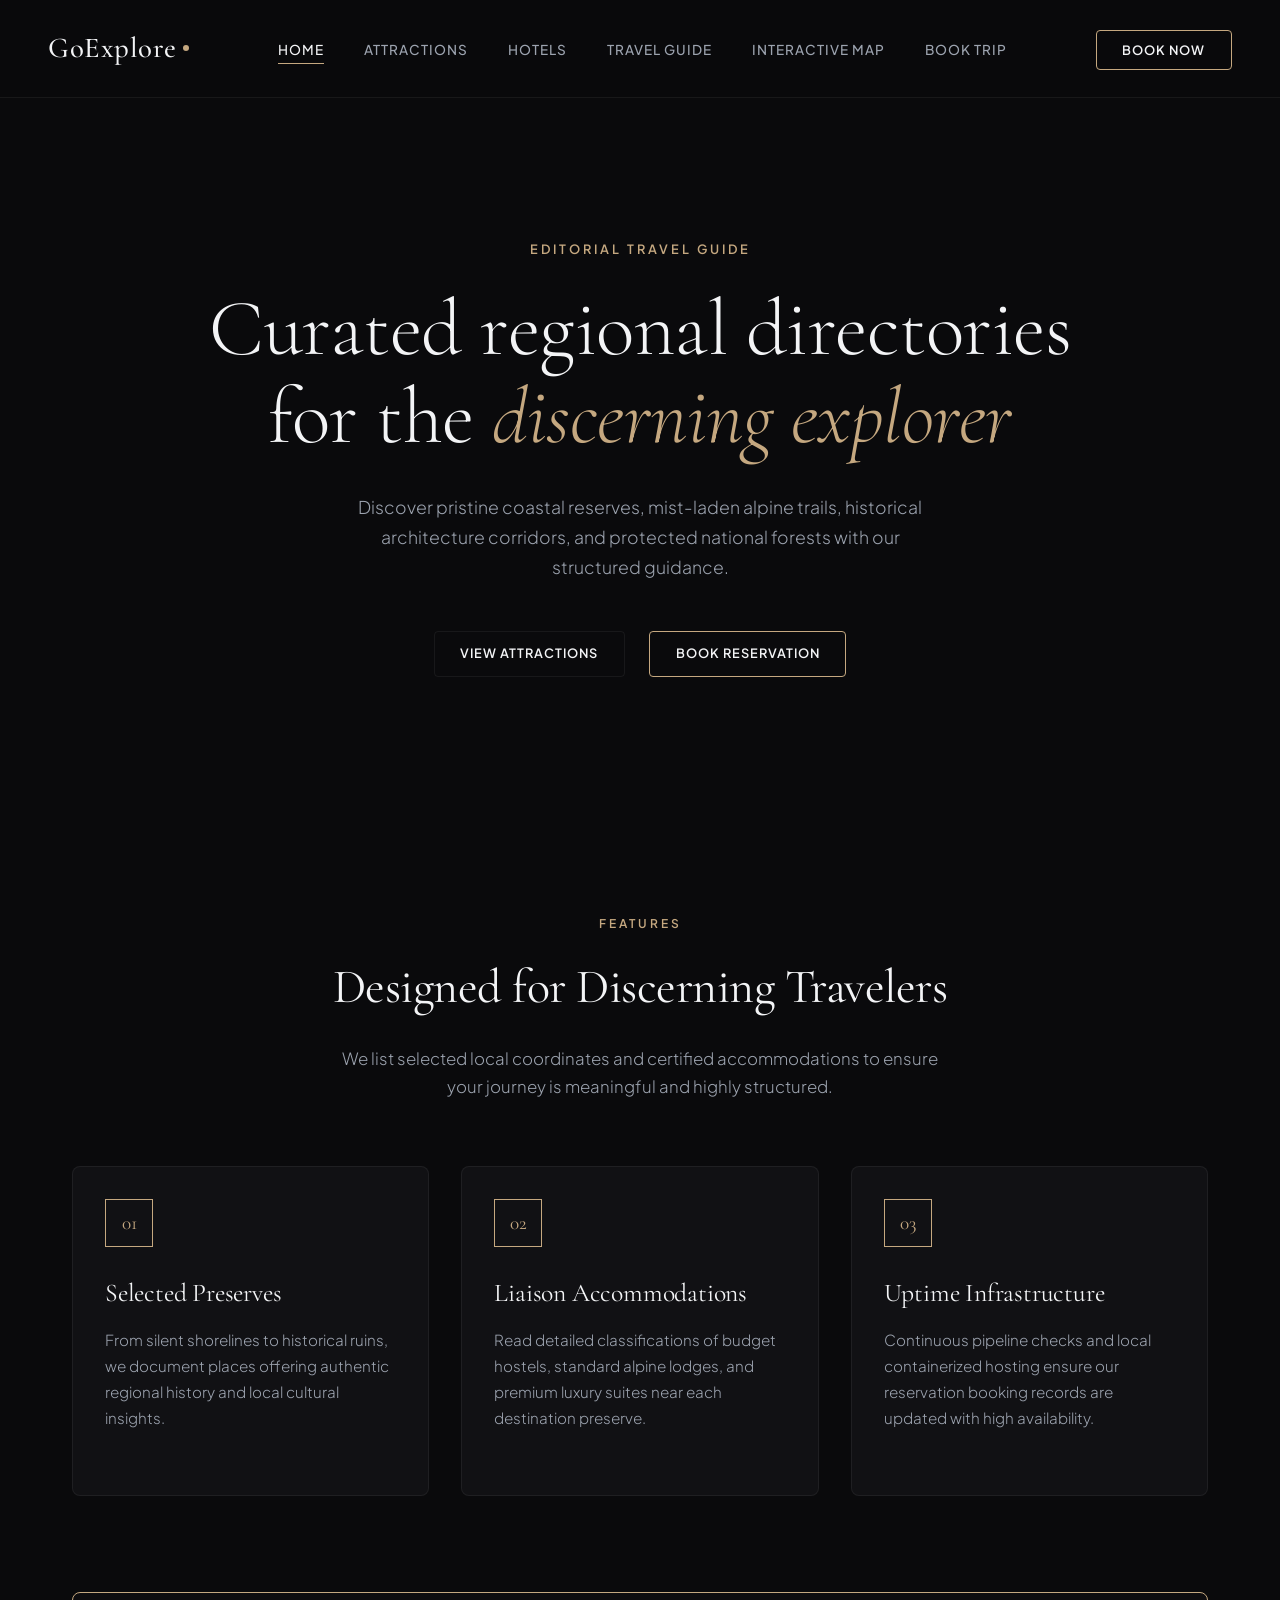
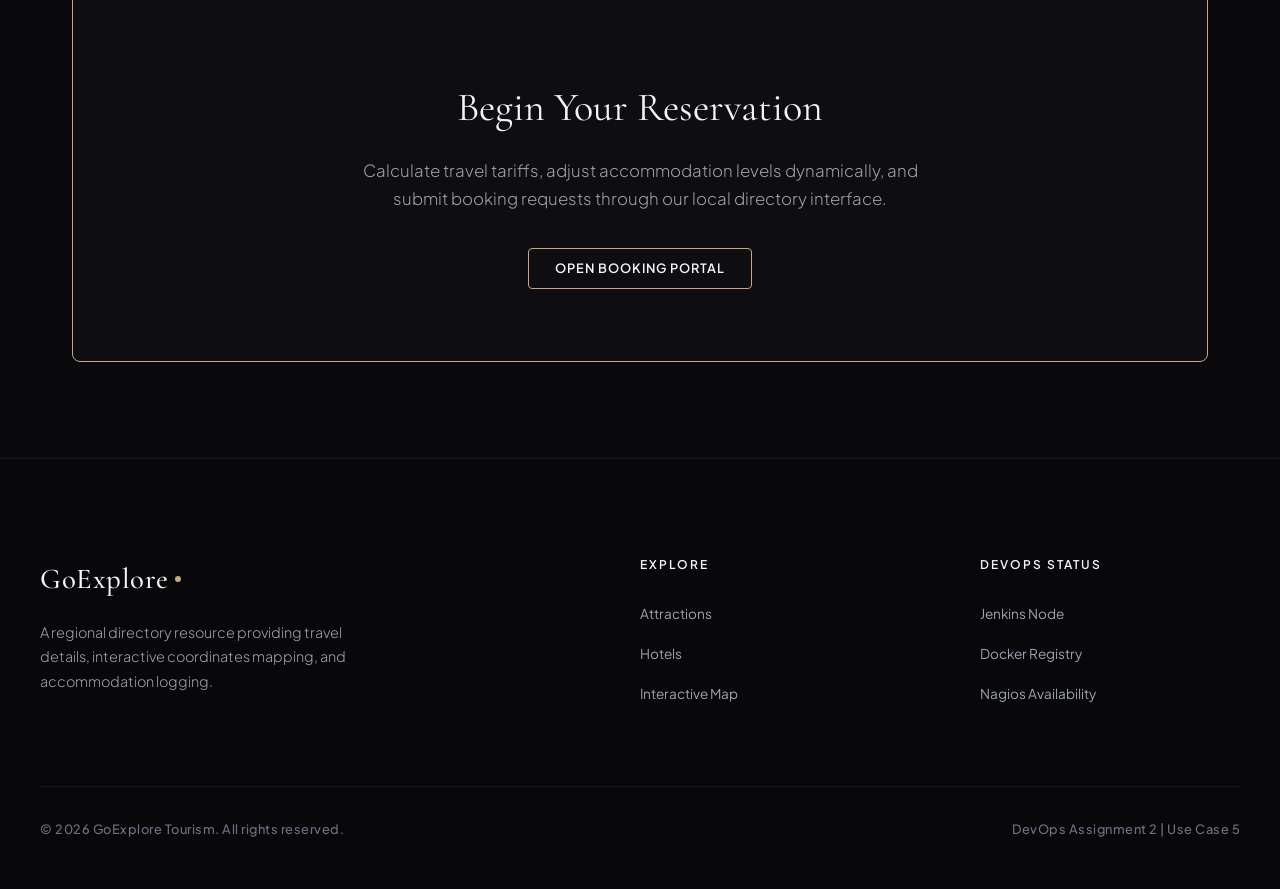
<file: public/index.html>
<!DOCTYPE html>
<html lang="en">
<head>
  <meta charset="UTF-8">
  <meta name="viewport" content="width=device-width, initial-scale=1.0">
  <title>GoExplore - Travel Preserves & Lodging Directory</title>
  <meta name="description" content="Explore state attractions, premium hotels, maps, and book your next vacation seamlessly.">
  <link rel="stylesheet" href="css/style.css">
</head>
<body>

  <!-- Header Section -->
  <header>
    <a href="index.html" class="logo">
      GoExplore <span class="logo-dot"></span>
    </a>
    <nav>
      <ul>
        <li><a href="index.html" class="active">Home</a></li>
        <li><a href="attractions.html">Attractions</a></li>
        <li><a href="hotels.html">Hotels</a></li>
        <li><a href="guide.html">Travel Guide</a></li>
        <li><a href="map.html">Interactive Map</a></li>
        <li><a href="booking.html">Book Trip</a></li>
      </ul>
    </nav>
    <div class="nav-actions">
      <a href="booking.html" class="btn-book">Book Now</a>
    </div>
  </header>

  <!-- Hero Section -->
  <section class="hero">
    <div class="hero-subtitle">Editorial Travel Guide</div>
    <h1>Curated regional directories for the <span>discerning explorer</span></h1>
    <p>Discover pristine coastal reserves, mist-laden alpine trails, historical architecture corridors, and protected national forests with our structured guidance.</p>
    <div class="hero-actions">
      <a href="attractions.html" class="btn-book" style="border-color: var(--border-light); color: var(--text-main);">View Attractions</a>
      <a href="booking.html" class="btn-book">Book Reservation</a>
    </div>
  </section>

  <!-- Highlight Grid -->
  <section class="container">
    <div class="section-label">Features</div>
    <h2 class="section-title">Designed for Discerning Travelers</h2>
    <p class="section-subtitle">We list selected local coordinates and certified accommodations to ensure your journey is meaningful and highly structured.</p>
    
    <div class="grid-3">
      <div class="card">
        <div class="card-content">
          <div class="card-icon-container">01</div>
          <h3>Selected Preserves</h3>
          <p>From silent shorelines to historical ruins, we document places offering authentic regional history and local cultural insights.</p>
        </div>
      </div>
      <div class="card">
        <div class="card-content">
          <div class="card-icon-container">02</div>
          <h3>Liaison Accommodations</h3>
          <p>Read detailed classifications of budget hostels, standard alpine lodges, and premium luxury suites near each destination preserve.</p>
        </div>
      </div>
      <div class="card">
        <div class="card-content">
          <div class="card-icon-container">03</div>
          <h3>Uptime Infrastructure</h3>
          <p>Continuous pipeline checks and local containerized hosting ensure our reservation booking records are updated with high availability.</p>
        </div>
      </div>
    </div>
  </section>

  <!-- Call to Action Section -->
  <section class="container" style="padding-top: 0;">
    <div style="border: 1px solid var(--accent-gold); border-radius: var(--radius-md); background: rgba(197, 168, 128, 0.02); text-align: center; padding: 5rem 2rem;">
      <h2 style="font-family: var(--font-serif); font-size: 2.5rem; font-weight: 400; margin-bottom: 1rem;">Begin Your Reservation</h2>
      <p style="color: var(--text-muted); max-width: 600px; margin: 0 auto 2.5rem auto; font-weight: 300; font-size: 1.05rem;">Calculate travel tariffs, adjust accommodation levels dynamically, and submit booking requests through our local directory interface.</p>
      <a href="booking.html" class="btn-book">Open Booking Portal</a>
    </div>
  </section>

  <!-- Footer -->
  <footer>
    <div class="footer-content">
      <div class="footer-brand">
        <a href="index.html" class="logo">GoExplore <span class="logo-dot"></span></a>
        <p>A regional directory resource providing travel details, interactive coordinates mapping, and accommodation logging.</p>
      </div>
      <div class="footer-links">
        <h4>Explore</h4>
        <ul>
          <li><a href="attractions.html">Attractions</a></li>
          <li><a href="hotels.html">Hotels</a></li>
          <li><a href="map.html">Interactive Map</a></li>
        </ul>
      </div>
      <div class="footer-links">
        <h4>DevOps Status</h4>
        <ul>
          <li><a href="#">Jenkins Node</a></li>
          <li><a href="#">Docker Registry</a></li>
          <li><a href="#">Nagios Availability</a></li>
        </ul>
      </div>
    </div>
    <div class="footer-bottom">
      <p>&copy; 2026 GoExplore Tourism. All rights reserved.</p>
      <p>DevOps Assignment 2 | Use Case 5</p>
    </div>
  </footer>

  <script src="js/main.js"></script>
</body>
</html>
</file>
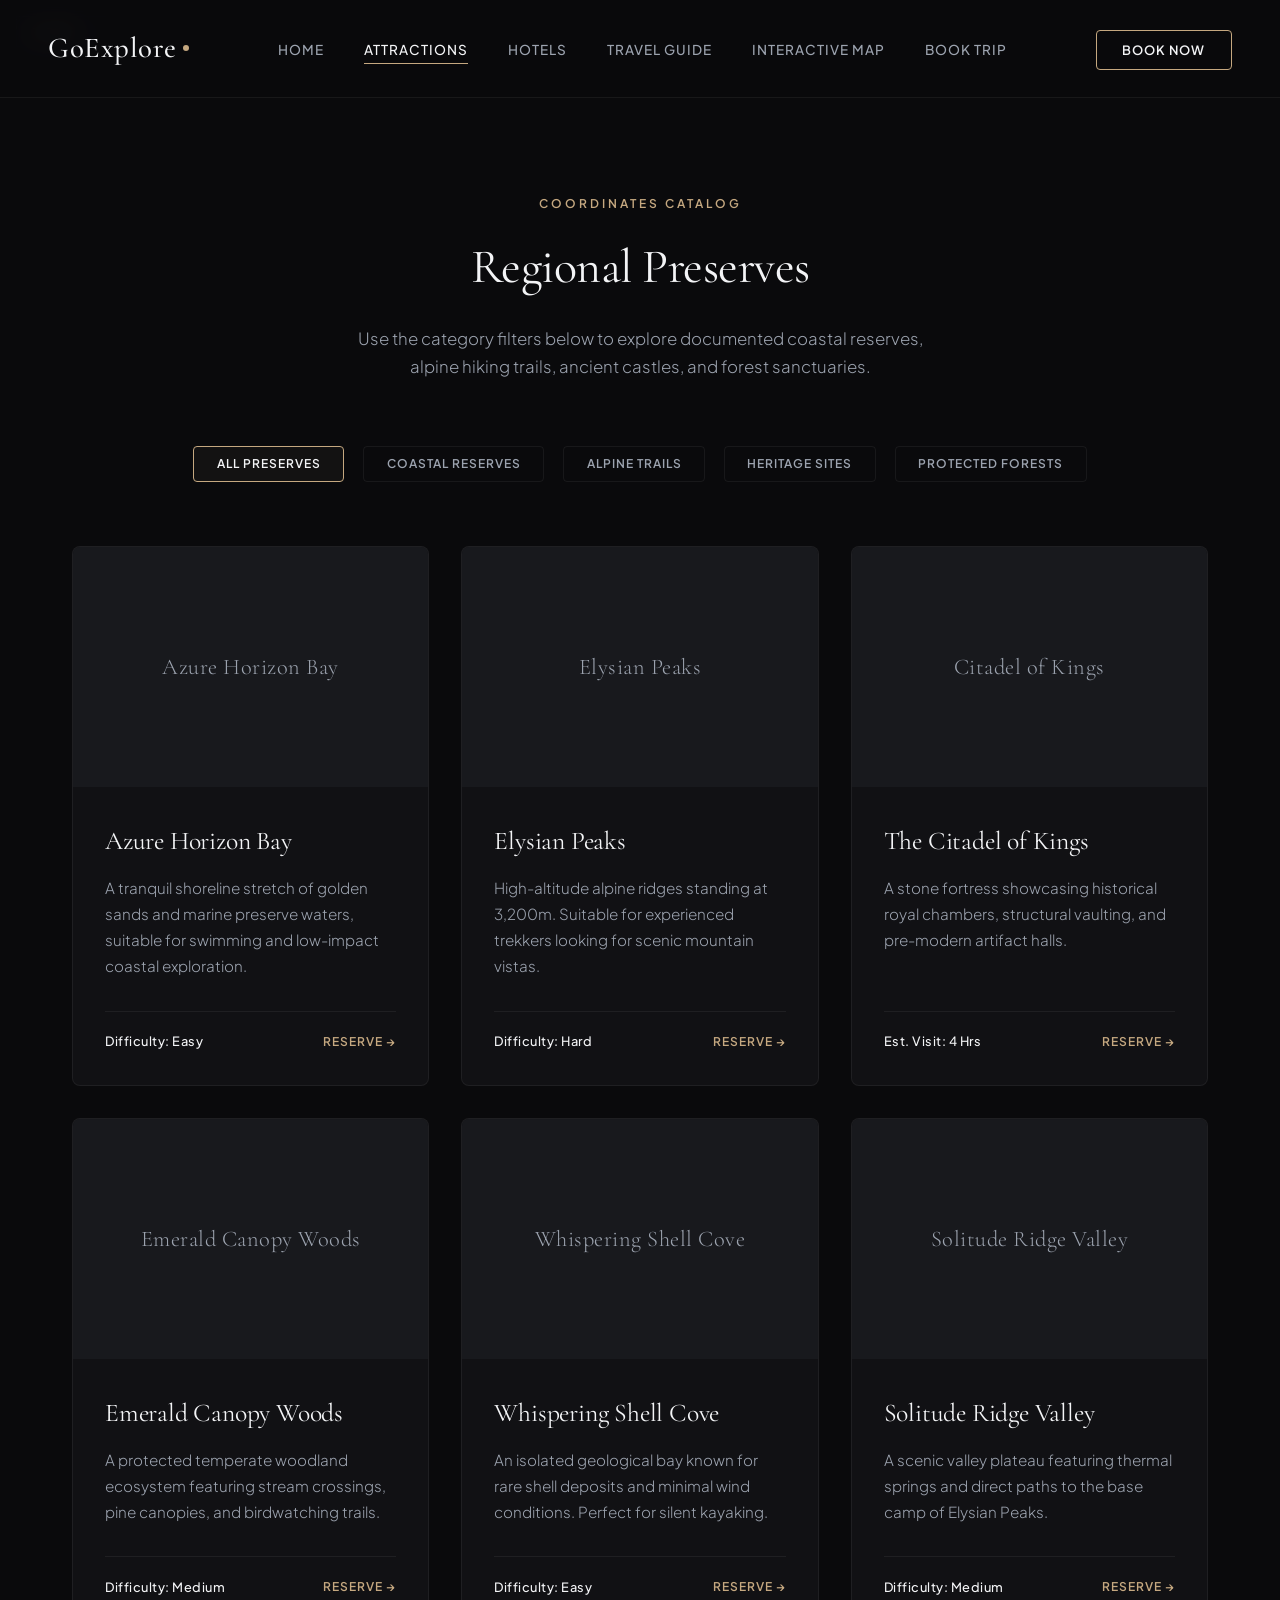
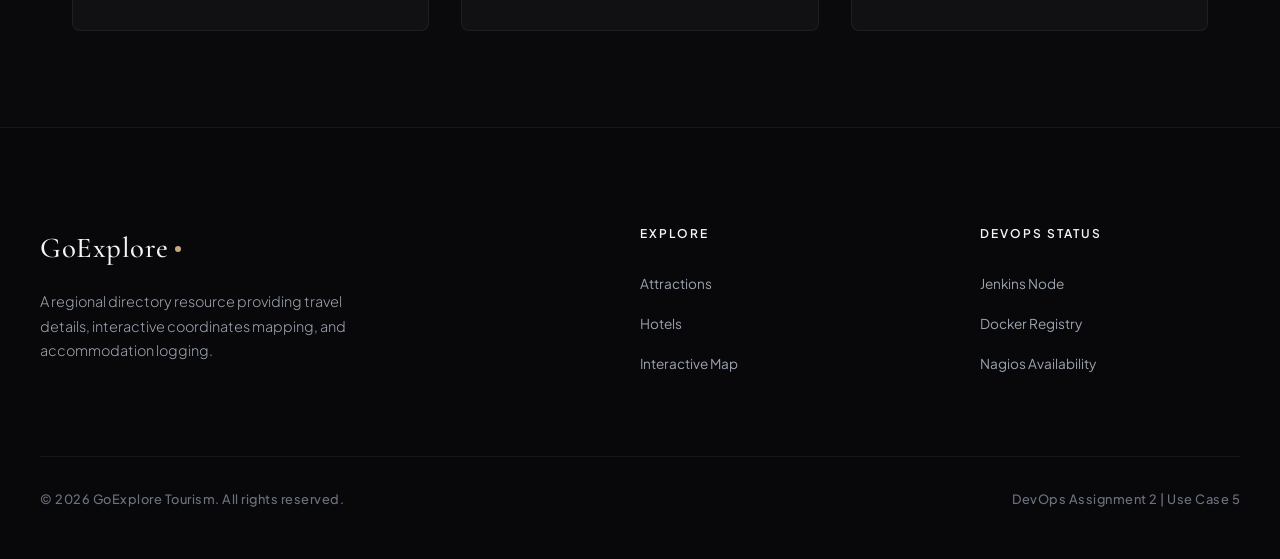
<file: public/attractions.html>
<!DOCTYPE html>
<html lang="en">
<head>
  <meta charset="UTF-8">
  <meta name="viewport" content="width=device-width, initial-scale=1.0">
  <title>Attractions Directory - GoExplore</title>
  <link rel="stylesheet" href="css/style.css">
</head>
<body>

  <header>
    <a href="index.html" class="logo">
      GoExplore <span class="logo-dot"></span>
    </a>
    <nav>
      <ul>
        <li><a href="index.html">Home</a></li>
        <li><a href="attractions.html" class="active">Attractions</a></li>
        <li><a href="hotels.html">Hotels</a></li>
        <li><a href="guide.html">Travel Guide</a></li>
        <li><a href="map.html">Interactive Map</a></li>
        <li><a href="booking.html">Book Trip</a></li>
      </ul>
    </nav>
    <div class="nav-actions">
      <a href="booking.html" class="btn-book">Book Now</a>
    </div>
  </header>

  <section class="container">
    <div class="section-label">Coordinates Catalog</div>
    <h2 class="section-title">Regional Preserves</h2>
    <p class="section-subtitle">Use the category filters below to explore documented coastal reserves, alpine hiking trails, ancient castles, and forest sanctuaries.</p>
    
    <!-- Filter Controls -->
    <div class="filter-bar">
      <button class="filter-btn active" data-filter="all">All Preserves</button>
      <button class="filter-btn" data-filter="coastal">Coastal Reserves</button>
      <button class="filter-btn" data-filter="mountain">Alpine Trails</button>
      <button class="filter-btn" data-filter="heritage">Heritage Sites</button>
      <button class="filter-btn" data-filter="forest">Protected Forests</button>
    </div>

    <!-- Attractions Grid -->
    <div class="grid-3">
      <!-- Card 1 (Coastal) -->
      <div class="card" data-category="coastal">
        <div class="card-img-placeholder">Azure Horizon Bay</div>
        <span class="card-tag">Coastal</span>
        <div class="card-content">
          <h3>Azure Horizon Bay</h3>
          <p>A tranquil shoreline stretch of golden sands and marine preserve waters, suitable for swimming and low-impact coastal exploration.</p>
          <div class="card-footer">
            <span>Difficulty: Easy</span>
            <a href="booking.html?dest=coastal" class="card-link">Reserve &rarr;</a>
          </div>
        </div>
      </div>

      <!-- Card 2 (Mountain) -->
      <div class="card" data-category="mountain">
        <div class="card-img-placeholder">Elysian Peaks</div>
        <span class="card-tag">Alpine</span>
        <div class="card-content">
          <h3>Elysian Peaks</h3>
          <p>High-altitude alpine ridges standing at 3,200m. Suitable for experienced trekkers looking for scenic mountain vistas.</p>
          <div class="card-footer">
            <span>Difficulty: Hard</span>
            <a href="booking.html?dest=mountain" class="card-link">Reserve &rarr;</a>
          </div>
        </div>
      </div>

      <!-- Card 3 (Heritage) -->
      <div class="card" data-category="heritage">
        <div class="card-img-placeholder">Citadel of Kings</div>
        <span class="card-tag">Heritage</span>
        <div class="card-content">
          <h3>The Citadel of Kings</h3>
          <p>A stone fortress showcasing historical royal chambers, structural vaulting, and pre-modern artifact halls.</p>
          <div class="card-footer">
            <span>Est. Visit: 4 Hrs</span>
            <a href="booking.html?dest=heritage" class="card-link">Reserve &rarr;</a>
          </div>
        </div>
      </div>

      <!-- Card 4 (Forest) -->
      <div class="card" data-category="forest">
        <div class="card-img-placeholder">Emerald Canopy Woods</div>
        <span class="card-tag">Forest</span>
        <div class="card-content">
          <h3>Emerald Canopy Woods</h3>
          <p>A protected temperate woodland ecosystem featuring stream crossings, pine canopies, and birdwatching trails.</p>
          <div class="card-footer">
            <span>Difficulty: Medium</span>
            <a href="booking.html?dest=forest" class="card-link">Reserve &rarr;</a>
          </div>
        </div>
      </div>

      <!-- Card 5 (Coastal) -->
      <div class="card" data-category="coastal">
        <div class="card-img-placeholder">Whispering Shell Cove</div>
        <span class="card-tag">Coastal</span>
        <div class="card-content">
          <h3>Whispering Shell Cove</h3>
          <p>An isolated geological bay known for rare shell deposits and minimal wind conditions. Perfect for silent kayaking.</p>
          <div class="card-footer">
            <span>Difficulty: Easy</span>
            <a href="booking.html?dest=coastal" class="card-link">Reserve &rarr;</a>
          </div>
        </div>
      </div>

      <!-- Card 6 (Mountain) -->
      <div class="card" data-category="mountain">
        <div class="card-img-placeholder">Solitude Ridge Valley</div>
        <span class="card-tag">Alpine</span>
        <div class="card-content">
          <h3>Solitude Ridge Valley</h3>
          <p>A scenic valley plateau featuring thermal springs and direct paths to the base camp of Elysian Peaks.</p>
          <div class="card-footer">
            <span>Difficulty: Medium</span>
            <a href="booking.html?dest=mountain" class="card-link">Reserve &rarr;</a>
          </div>
        </div>
      </div>
    </div>
  </section>

  <footer>
    <div class="footer-content">
      <div class="footer-brand">
        <a href="index.html" class="logo">GoExplore <span class="logo-dot"></span></a>
        <p>A regional directory resource providing travel details, interactive coordinates mapping, and accommodation logging.</p>
      </div>
      <div class="footer-links">
        <h4>Explore</h4>
        <ul>
          <li><a href="attractions.html">Attractions</a></li>
          <li><a href="hotels.html">Hotels</a></li>
          <li><a href="map.html">Interactive Map</a></li>
        </ul>
      </div>
      <div class="footer-links">
        <h4>DevOps Status</h4>
        <ul>
          <li><a href="#">Jenkins Node</a></li>
          <li><a href="#">Docker Registry</a></li>
          <li><a href="#">Nagios Availability</a></li>
        </ul>
      </div>
    </div>
    <div class="footer-bottom">
      <p>&copy; 2026 GoExplore Tourism. All rights reserved.</p>
      <p>DevOps Assignment 2 | Use Case 5</p>
    </div>
  </footer>

  <script src="js/main.js"></script>
</body>
</html>
</file>
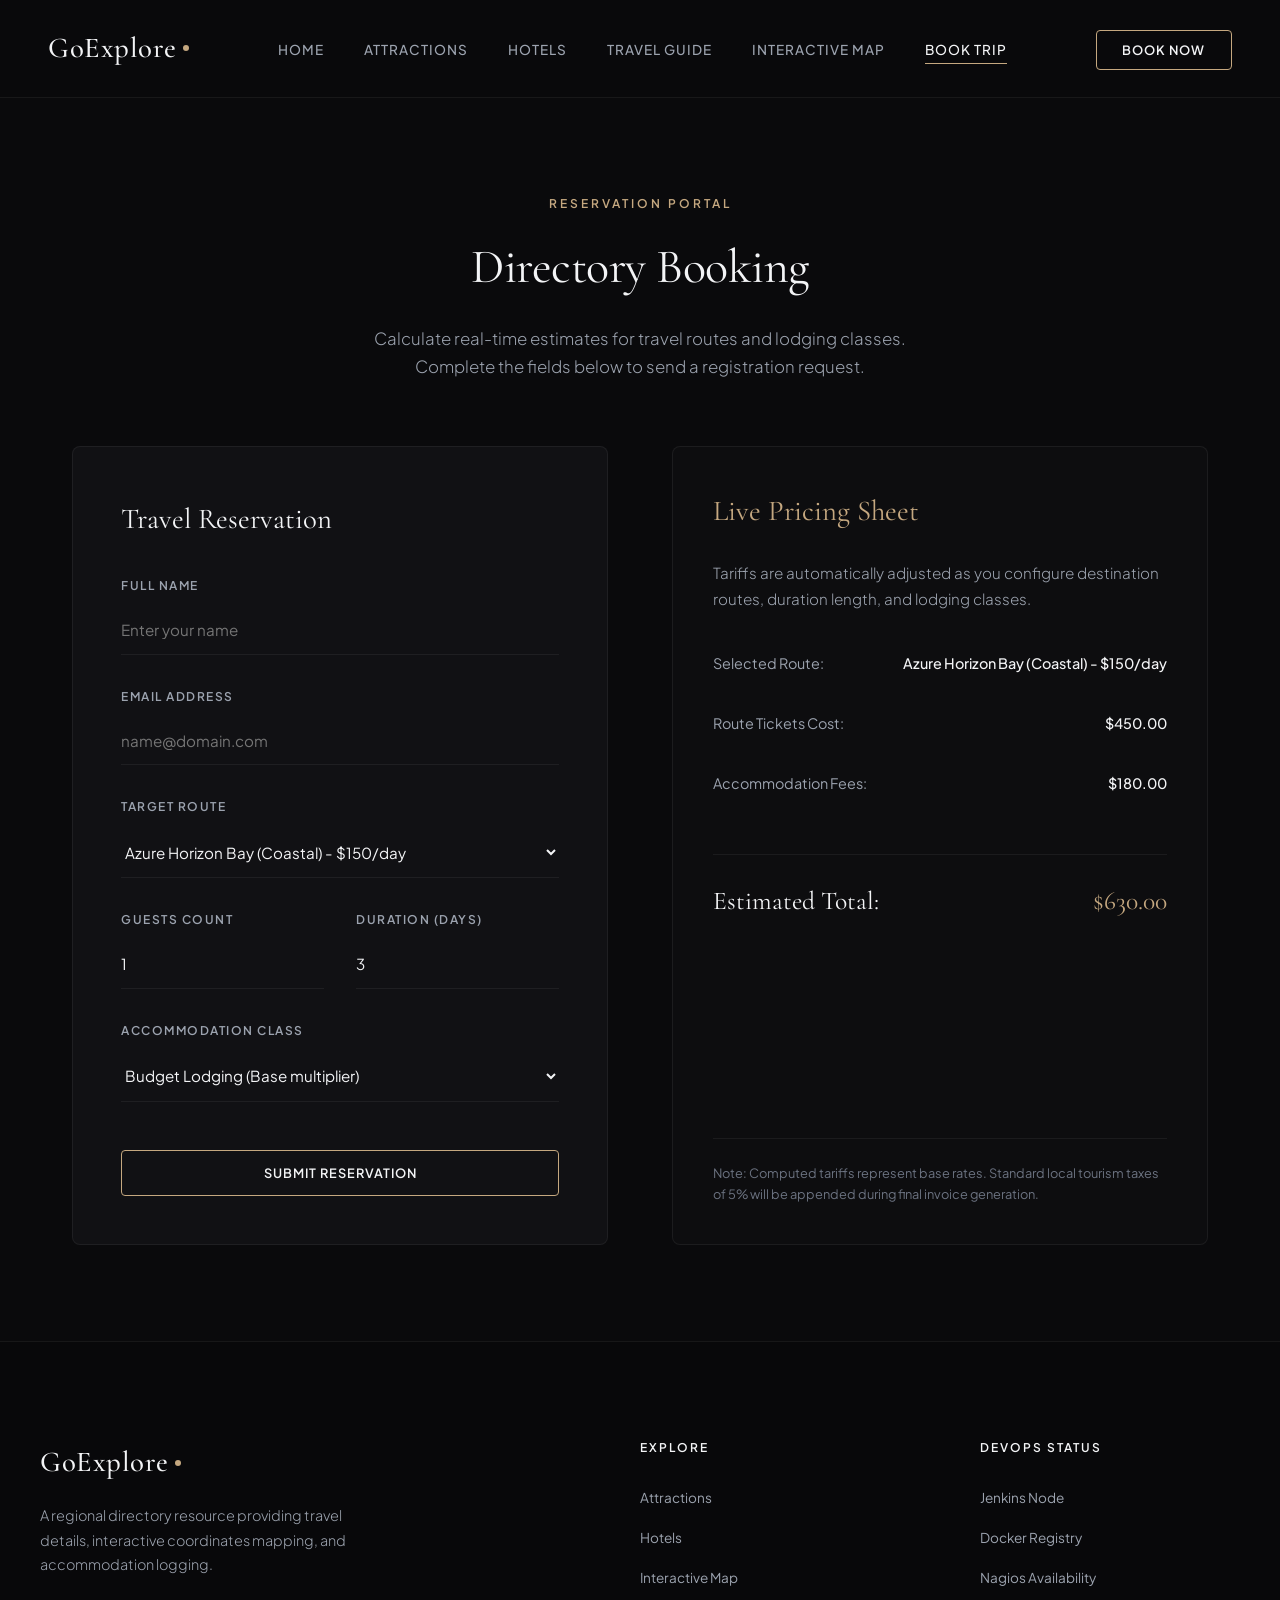
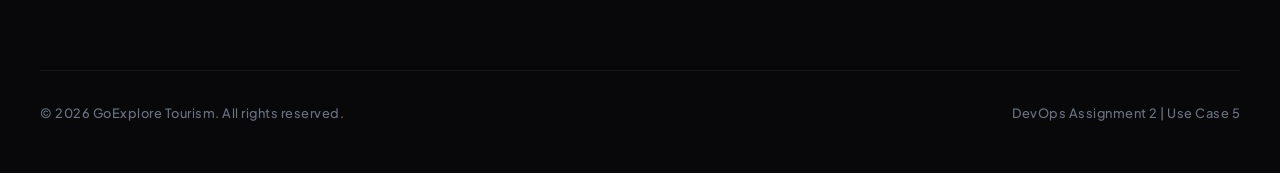
<file: public/booking.html>
<!DOCTYPE html>
<html lang="en">
<head>
  <meta charset="UTF-8">
  <meta name="viewport" content="width=device-width, initial-scale=1.0">
  <title>Book Your Tour - GoExplore</title>
  <link rel="stylesheet" href="css/style.css">
</head>
<body>

  <header>
    <a href="index.html" class="logo">
      GoExplore <span class="logo-dot"></span>
    </a>
    <nav>
      <ul>
        <li><a href="index.html">Home</a></li>
        <li><a href="attractions.html">Attractions</a></li>
        <li><a href="hotels.html">Hotels</a></li>
        <li><a href="guide.html">Travel Guide</a></li>
        <li><a href="map.html">Interactive Map</a></li>
        <li><a href="booking.html" class="active">Book Trip</a></li>
      </ul>
    </nav>
    <div class="nav-actions">
      <a href="booking.html" class="btn-book">Book Now</a>
    </div>
  </header>

  <section class="container">
    <div class="section-label">Reservation Portal</div>
    <h2 class="section-title">Directory Booking</h2>
    <p class="section-subtitle">Calculate real-time estimates for travel routes and lodging classes. Complete the fields below to send a registration request.</p>

    <!-- Success Alert (Clean notification, no emoji) -->
    <div id="bookingSuccess" class="form-panel" style="display: none; border-color: var(--accent-gold); background: rgba(197, 168, 128, 0.05); margin-bottom: 3rem; text-align: center;">
      <h3 style="font-family: var(--font-serif); font-size: 1.8rem; font-weight: 400; color: var(--accent-gold); margin-bottom: 0.5rem;">Booking Request Submitted</h3>
      <p style="color: var(--text-main); font-size: 0.95rem; font-weight: 300;">Your travel reservation record has been saved. The local containerized database has updated successfully.</p>
    </div>

    <div class="grid-2">
      <!-- Left Column: Form -->
      <div class="form-panel">
        <h3 style="font-family: var(--font-serif); font-size: 1.8rem; font-weight: 400; margin-bottom: 2rem;">Travel Reservation</h3>
        
        <form id="bookingForm">
          <div class="form-group">
            <label for="fullName">Full Name</label>
            <input type="text" id="fullName" placeholder="Enter your name" required>
          </div>
          
          <div class="form-group">
            <label for="email">Email Address</label>
            <input type="email" id="email" placeholder="name@domain.com" required>
          </div>

          <div class="form-group">
            <label for="destination">Target Route</label>
            <select id="destination" required>
              <option value="coastal">Azure Horizon Bay (Coastal) - $150/day</option>
              <option value="mountain">Elysian Peaks (Alpine) - $200/day</option>
              <option value="heritage">Citadel of Kings (Heritage) - $180/day</option>
              <option value="forest">Emerald Canopy Woods (Forest) - $220/day</option>
            </select>
          </div>

          <div style="display: grid; grid-template-columns: 1fr 1fr; gap: 2rem;">
            <div class="form-group">
              <label for="guests">Guests Count</label>
              <input type="number" id="guests" min="1" max="10" value="1" required>
            </div>
            
            <div class="form-group">
              <label for="duration">Duration (Days)</label>
              <input type="number" id="duration" min="1" max="30" value="3" required>
            </div>
          </div>

          <div class="form-group">
            <label for="hotelClass">Accommodation Class</label>
            <select id="hotelClass" required>
              <option value="budget">Budget Lodging (Base multiplier)</option>
              <option value="standard">Standard Class (1.5x multiplier)</option>
              <option value="luxury">Luxury Suites (2.5x multiplier)</option>
            </select>
          </div>

          <button type="submit" class="btn-book" style="width: 100%; margin-top: 1rem; padding: 0.9rem;">Submit Reservation</button>
        </form>
      </div>

      <!-- Right Column: Live Price Calculator Summary -->
      <div class="booking-summary" style="display: flex; flex-direction: column; justify-content: space-between; min-height: 500px;">
        <div>
          <h3 style="font-family: var(--font-serif); font-size: 1.8rem; font-weight: 400; margin-bottom: 1.5rem; color: var(--accent-gold);">Live Pricing Sheet</h3>
          <p style="color: var(--text-muted); font-size: 0.95rem; font-weight: 300; margin-bottom: 2.5rem;">Tariffs are automatically adjusted as you configure destination routes, duration length, and lodging classes.</p>

          <div style="display: flex; flex-direction: column; gap: 1rem;">
            <div class="summary-row">
              <span>Selected Route:</span>
              <span id="sumDest" style="font-weight: 500; color: var(--text-main);">--</span>
            </div>
            <div class="summary-row">
              <span>Route Tickets Cost:</span>
              <span id="sumBase" style="font-weight: 500; color: var(--text-main);">$0.00</span>
            </div>
            <div class="summary-row">
              <span>Accommodation Fees:</span>
              <span id="sumHotel" style="font-weight: 500; color: var(--text-main);">$0.00</span>
            </div>
            <div class="summary-row total">
              <span>Estimated Total:</span>
              <span id="sumTotal">$0.00</span>
            </div>
          </div>
        </div>

        <div style="border-top: 1px solid var(--border-light); padding-top: 1.5rem; margin-top: 2.5rem; font-size: 0.8rem; color: var(--text-dark); line-height: 1.6;">
          <p>Note: Computed tariffs represent base rates. Standard local tourism taxes of 5% will be appended during final invoice generation.</p>
        </div>
      </div>
    </div>
  </section>

  <footer>
    <div class="footer-content">
      <div class="footer-brand">
        <a href="index.html" class="logo">GoExplore <span class="logo-dot"></span></a>
        <p>A regional directory resource providing travel details, interactive coordinates mapping, and accommodation logging.</p>
      </div>
      <div class="footer-links">
        <h4>Explore</h4>
        <ul>
          <li><a href="attractions.html">Attractions</a></li>
          <li><a href="hotels.html">Hotels</a></li>
          <li><a href="map.html">Interactive Map</a></li>
        </ul>
      </div>
      <div class="footer-links">
        <h4>DevOps Status</h4>
        <ul>
          <li><a href="#">Jenkins Node</a></li>
          <li><a href="#">Docker Registry</a></li>
          <li><a href="#">Nagios Availability</a></li>
        </ul>
      </div>
    </div>
    <div class="footer-bottom">
      <p>&copy; 2026 GoExplore Tourism. All rights reserved.</p>
      <p>DevOps Assignment 2 | Use Case 5</p>
    </div>
  </footer>

  <script src="js/main.js"></script>
</body>
</html>
</file>
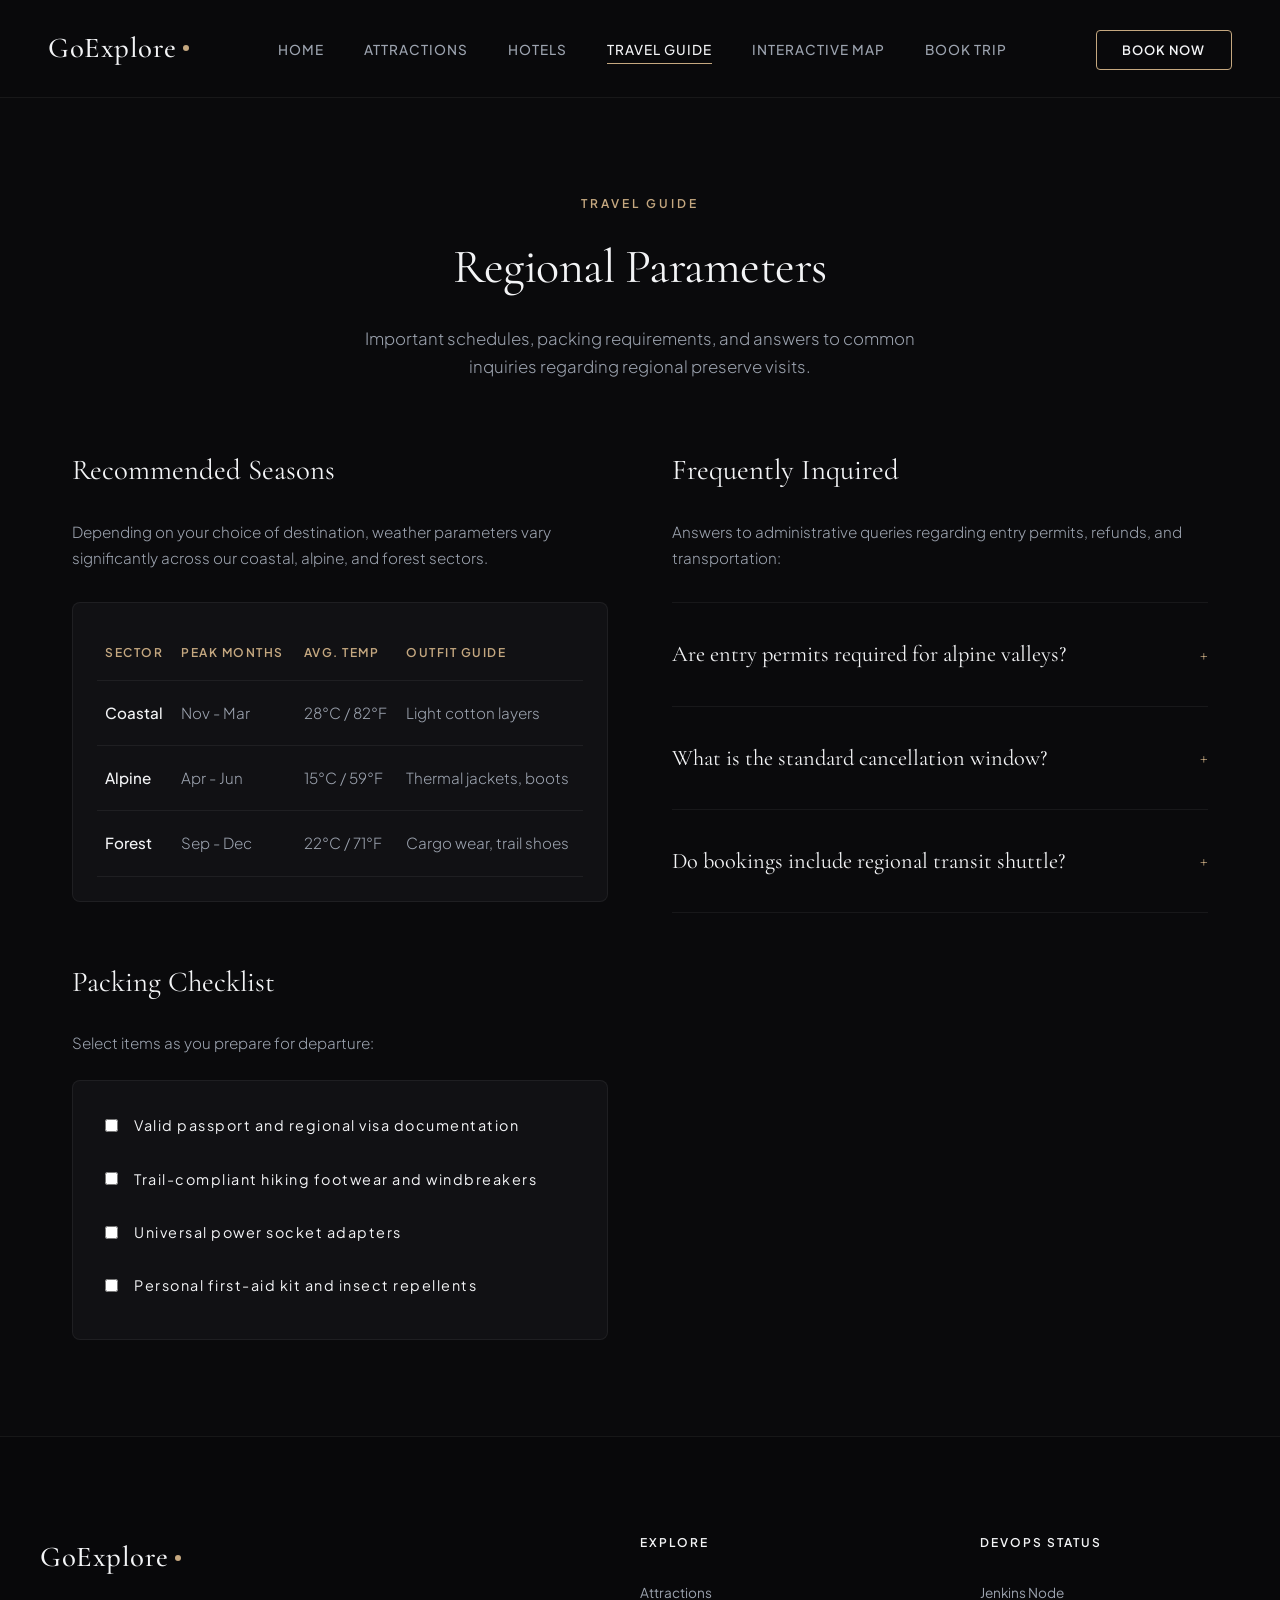
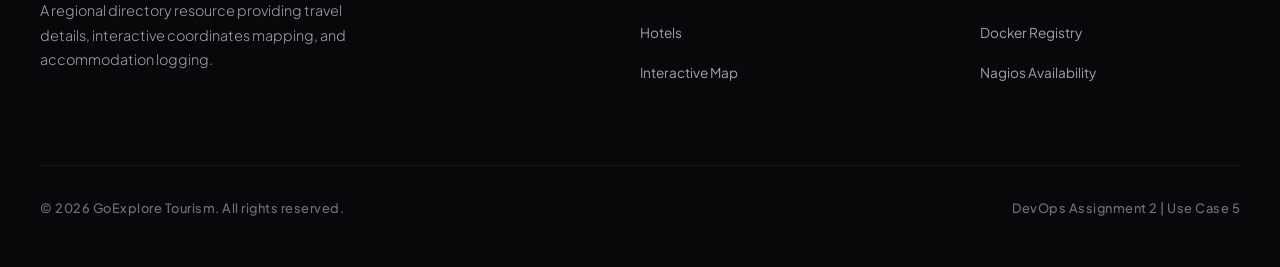
<file: public/guide.html>
<!DOCTYPE html>
<html lang="en">
<head>
  <meta charset="UTF-8">
  <meta name="viewport" content="width=device-width, initial-scale=1.0">
  <title>Travel Guide - GoExplore</title>
  <link rel="stylesheet" href="css/style.css">
</head>
<body>

  <header>
    <a href="index.html" class="logo">
      GoExplore <span class="logo-dot"></span>
    </a>
    <nav>
      <ul>
        <li><a href="index.html">Home</a></li>
        <li><a href="attractions.html">Attractions</a></li>
        <li><a href="hotels.html">Hotels</a></li>
        <li><a href="guide.html" class="active">Travel Guide</a></li>
        <li><a href="map.html">Interactive Map</a></li>
        <li><a href="booking.html">Book Trip</a></li>
      </ul>
    </nav>
    <div class="nav-actions">
      <a href="booking.html" class="btn-book">Book Now</a>
    </div>
  </header>

  <section class="container">
    <div class="section-label">Travel Guide</div>
    <h2 class="section-title">Regional Parameters</h2>
    <p class="section-subtitle">Important schedules, packing requirements, and answers to common inquiries regarding regional preserve visits.</p>

    <div class="grid-2">
      <!-- Left Column: Travel Guidelines & Table -->
      <div>
        <h3 style="font-family: var(--font-serif); font-size: 1.8rem; font-weight: 400; margin-bottom: 1.5rem;">Recommended Seasons</h3>
        <p style="color: var(--text-muted); font-size: 0.95rem; font-weight: 300; margin-bottom: 2rem;">Depending on your choice of destination, weather parameters vary significantly across our coastal, alpine, and forest sectors.</p>

        <div style="border: 1px solid var(--border-light); border-radius: var(--radius-md); padding: 1.5rem; background: var(--bg-card); overflow-x: auto;">
          <table>
            <thead>
              <tr>
                <th>Sector</th>
                <th>Peak Months</th>
                <th>Avg. Temp</th>
                <th>Outfit Guide</th>
              </tr>
            </thead>
            <tbody>
              <tr>
                <td style="font-weight: 500; color: var(--text-main);">Coastal</td>
                <td>Nov - Mar</td>
                <td>28°C / 82°F</td>
                <td>Light cotton layers</td>
              </tr>
              <tr>
                <td style="font-weight: 500; color: var(--text-main);">Alpine</td>
                <td>Apr - Jun</td>
                <td>15°C / 59°F</td>
                <td>Thermal jackets, boots</td>
              </tr>
              <tr>
                <td style="font-weight: 500; color: var(--text-main);">Forest</td>
                <td>Sep - Dec</td>
                <td>22°C / 71°F</td>
                <td>Cargo wear, trail shoes</td>
              </tr>
            </tbody>
          </table>
        </div>

        <h3 style="font-family: var(--font-serif); font-size: 1.8rem; font-weight: 400; margin-top: 3.5rem; margin-bottom: 1.5rem;">Packing Checklist</h3>
        <p style="color: var(--text-muted); font-size: 0.95rem; font-weight: 300; margin-bottom: 1.5rem;">Select items as you prepare for departure:</p>
        <div style="border: 1px solid var(--border-light); border-radius: var(--radius-md); padding: 2rem; background: var(--bg-card); display: flex; flex-direction: column; gap: 1.2rem;">
          <label style="display: flex; align-items: center; gap: 1rem; cursor: pointer; text-transform: none; color: var(--text-main); font-size: 0.9rem; font-weight: 400;">
            <input type="checkbox" style="width: auto; border: none; border-bottom: none;"> Valid passport and regional visa documentation
          </label>
          <label style="display: flex; align-items: center; gap: 1rem; cursor: pointer; text-transform: none; color: var(--text-main); font-size: 0.9rem; font-weight: 400;">
            <input type="checkbox" style="width: auto; border: none; border-bottom: none;"> Trail-compliant hiking footwear and windbreakers
          </label>
          <label style="display: flex; align-items: center; gap: 1rem; cursor: pointer; text-transform: none; color: var(--text-main); font-size: 0.9rem; font-weight: 400;">
            <input type="checkbox" style="width: auto; border: none; border-bottom: none;"> Universal power socket adapters
          </label>
          <label style="display: flex; align-items: center; gap: 1rem; cursor: pointer; text-transform: none; color: var(--text-main); font-size: 0.9rem; font-weight: 400;">
            <input type="checkbox" style="width: auto; border: none; border-bottom: none;"> Personal first-aid kit and insect repellents
          </label>
        </div>
      </div>

      <!-- Right Column: Accordion FAQs -->
      <div>
        <h3 style="font-family: var(--font-serif); font-size: 1.8rem; font-weight: 400; margin-bottom: 1.5rem;">Frequently Inquired</h3>
        <p style="color: var(--text-muted); font-size: 0.95rem; font-weight: 300; margin-bottom: 2rem;">Answers to administrative queries regarding entry permits, refunds, and transportation:</p>

        <div class="faq-list">
          <!-- FAQ Item 1 -->
          <div class="faq-item">
            <div class="faq-question">
              <span>Are entry permits required for alpine valleys?</span>
              <span class="faq-toggle">+</span>
            </div>
            <div class="faq-answer">
              Yes, certain preservation zones around Elysian Peaks require state environmental permits, which are bundled and generated during our booking checkouts.
            </div>
          </div>

          <!-- FAQ Item 2 -->
          <div class="faq-item">
            <div class="faq-question">
              <span>What is the standard cancellation window?</span>
              <span class="faq-toggle">+</span>
            </div>
            <div class="faq-answer">
              We offer full cancellation refunds on directory tickets processed 72 hours before departure. Hotel room refunds vary by accommodation provider.
            </div>
          </div>

          <!-- FAQ Item 3 -->
          <div class="faq-item">
            <div class="faq-question">
              <span>Do bookings include regional transit shuttle?</span>
              <span class="faq-toggle">+</span>
            </div>
            <div class="faq-answer">
              All luxury suite and standard lodge reservations include standard airport transfers and daily connection shuttles between lodging and coordinates.
            </div>
          </div>
        </div>
      </div>
    </div>
  </section>

  <footer>
    <div class="footer-content">
      <div class="footer-brand">
        <a href="index.html" class="logo">GoExplore <span class="logo-dot"></span></a>
        <p>A regional directory resource providing travel details, interactive coordinates mapping, and accommodation logging.</p>
      </div>
      <div class="footer-links">
        <h4>Explore</h4>
        <ul>
          <li><a href="attractions.html">Attractions</a></li>
          <li><a href="hotels.html">Hotels</a></li>
          <li><a href="map.html">Interactive Map</a></li>
        </ul>
      </div>
      <div class="footer-links">
        <h4>DevOps Status</h4>
        <ul>
          <li><a href="#">Jenkins Node</a></li>
          <li><a href="#">Docker Registry</a></li>
          <li><a href="#">Nagios Availability</a></li>
        </ul>
      </div>
    </div>
    <div class="footer-bottom">
      <p>&copy; 2026 GoExplore Tourism. All rights reserved.</p>
      <p>DevOps Assignment 2 | Use Case 5</p>
    </div>
  </footer>

  <script src="js/main.js"></script>
</body>
</html>
</file>
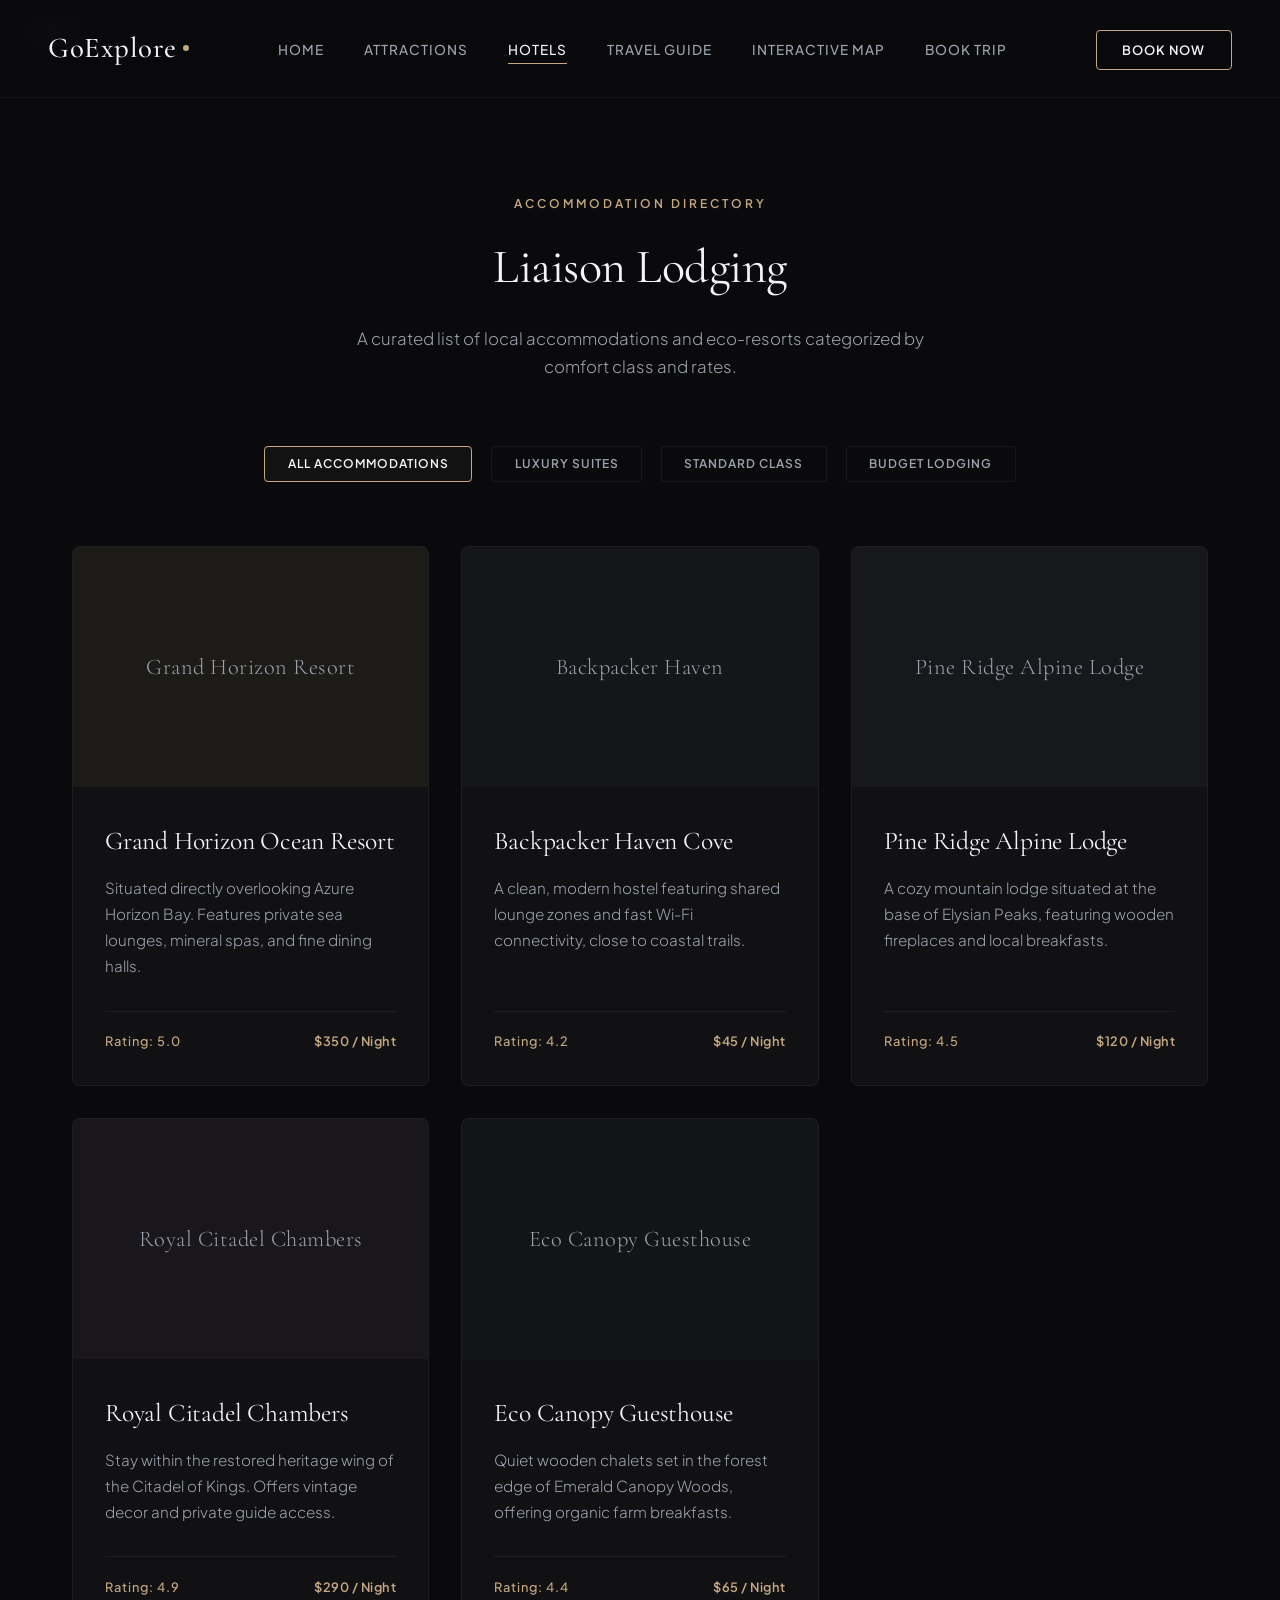
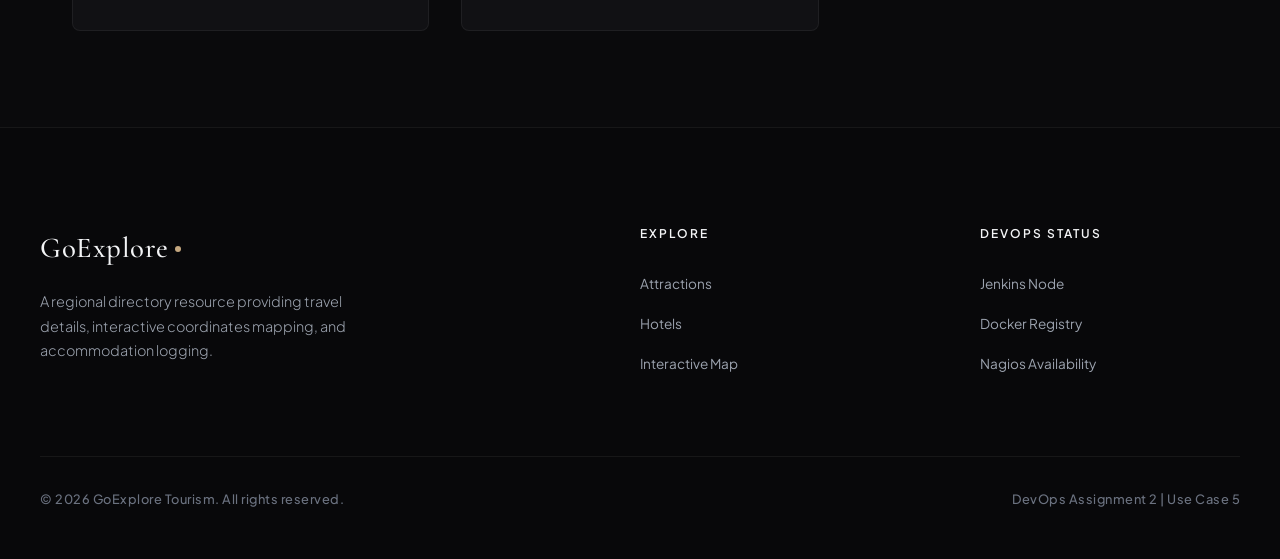
<file: public/hotels.html>
<!DOCTYPE html>
<html lang="en">
<head>
  <meta charset="UTF-8">
  <meta name="viewport" content="width=device-width, initial-scale=1.0">
  <title>Hotels & Lodges - GoExplore</title>
  <link rel="stylesheet" href="css/style.css">
</head>
<body>

  <header>
    <a href="index.html" class="logo">
      GoExplore <span class="logo-dot"></span>
    </a>
    <nav>
      <ul>
        <li><a href="index.html">Home</a></li>
        <li><a href="attractions.html">Attractions</a></li>
        <li><a href="hotels.html" class="active">Hotels</a></li>
        <li><a href="guide.html">Travel Guide</a></li>
        <li><a href="map.html">Interactive Map</a></li>
        <li><a href="booking.html">Book Trip</a></li>
      </ul>
    </nav>
    <div class="nav-actions">
      <a href="booking.html" class="btn-book">Book Now</a>
    </div>
  </header>

  <section class="container">
    <div class="section-label">Accommodation Directory</div>
    <h2 class="section-title">Liaison Lodging</h2>
    <p class="section-subtitle">A curated list of local accommodations and eco-resorts categorized by comfort class and rates.</p>

    <!-- Hotel Filters -->
    <div class="filter-bar">
      <button class="filter-btn active" data-filter="all">All Accommodations</button>
      <button class="filter-btn" data-filter="luxury">Luxury Suites</button>
      <button class="filter-btn" data-filter="standard">Standard Class</button>
      <button class="filter-btn" data-filter="budget">Budget Lodging</button>
    </div>

    <!-- Hotels Catalog -->
    <div class="grid-3">
      <!-- Hotel 1 (Luxury) -->
      <div class="card" data-category="luxury">
        <div class="card-img-placeholder" style="background: #1d1b18;">Grand Horizon Resort</div>
        <span class="card-tag">Luxury</span>
        <div class="card-content">
          <h3>Grand Horizon Ocean Resort</h3>
          <p>Situated directly overlooking Azure Horizon Bay. Features private sea lounges, mineral spas, and fine dining halls.</p>
          <div class="card-footer">
            <span style="color: var(--accent-gold); letter-spacing: 1px;">Rating: 5.0</span>
            <span style="font-weight: 600; color: var(--accent-gold);">$350 / Night</span>
          </div>
        </div>
      </div>

      <!-- Hotel 2 (Budget) -->
      <div class="card" data-category="budget">
        <div class="card-img-placeholder" style="background: #151618;">Backpacker Haven</div>
        <span class="card-tag">Budget</span>
        <div class="card-content">
          <h3>Backpacker Haven Cove</h3>
          <p>A clean, modern hostel featuring shared lounge zones and fast Wi-Fi connectivity, close to coastal trails.</p>
          <div class="card-footer">
            <span style="color: var(--accent-gold); letter-spacing: 1px;">Rating: 4.2</span>
            <span style="font-weight: 600; color: var(--accent-gold);">$45 / Night</span>
          </div>
        </div>
      </div>

      <!-- Hotel 3 (Standard) -->
      <div class="card" data-category="standard">
        <div class="card-img-placeholder" style="background: #17181c;">Pine Ridge Alpine Lodge</div>
        <span class="card-tag">Standard</span>
        <div class="card-content">
          <h3>Pine Ridge Alpine Lodge</h3>
          <p>A cozy mountain lodge situated at the base of Elysian Peaks, featuring wooden fireplaces and local breakfasts.</p>
          <div class="card-footer">
            <span style="color: var(--accent-gold); letter-spacing: 1px;">Rating: 4.5</span>
            <span style="font-weight: 600; color: var(--accent-gold);">$120 / Night</span>
          </div>
        </div>
      </div>

      <!-- Hotel 4 (Luxury) -->
      <div class="card" data-category="luxury">
        <div class="card-img-placeholder" style="background: #1a171c;">Royal Citadel Chambers</div>
        <span class="card-tag">Luxury</span>
        <div class="card-content">
          <h3>Royal Citadel Chambers</h3>
          <p>Stay within the restored heritage wing of the Citadel of Kings. Offers vintage decor and private guide access.</p>
          <div class="card-footer">
            <span style="color: var(--accent-gold); letter-spacing: 1px;">Rating: 4.9</span>
            <span style="font-weight: 600; color: var(--accent-gold);">$290 / Night</span>
          </div>
        </div>
      </div>

      <!-- Hotel 5 (Budget) -->
      <div class="card" data-category="budget">
        <div class="card-img-placeholder" style="background: #131416;">Eco Canopy Guesthouse</div>
        <span class="card-tag">Budget</span>
        <div class="card-content">
          <h3>Eco Canopy Guesthouse</h3>
          <p>Quiet wooden chalets set in the forest edge of Emerald Canopy Woods, offering organic farm breakfasts.</p>
          <div class="card-footer">
            <span style="color: var(--accent-gold); letter-spacing: 1px;">Rating: 4.4</span>
            <span style="font-weight: 600; color: var(--accent-gold);">$65 / Night</span>
          </div>
        </div>
      </div>
    </div>
  </section>

  <footer>
    <div class="footer-content">
      <div class="footer-brand">
        <a href="index.html" class="logo">GoExplore <span class="logo-dot"></span></a>
        <p>A regional directory resource providing travel details, interactive coordinates mapping, and accommodation logging.</p>
      </div>
      <div class="footer-links">
        <h4>Explore</h4>
        <ul>
          <li><a href="attractions.html">Attractions</a></li>
          <li><a href="hotels.html">Hotels</a></li>
          <li><a href="map.html">Interactive Map</a></li>
        </ul>
      </div>
      <div class="footer-links">
        <h4>DevOps Status</h4>
        <ul>
          <li><a href="#">Jenkins Node</a></li>
          <li><a href="#">Docker Registry</a></li>
          <li><a href="#">Nagios Availability</a></li>
        </ul>
      </div>
    </div>
    <div class="footer-bottom">
      <p>&copy; 2026 GoExplore Tourism. All rights reserved.</p>
      <p>DevOps Assignment 2 | Use Case 5</p>
    </div>
  </footer>

  <script src="js/main.js"></script>
</body>
</html>
</file>
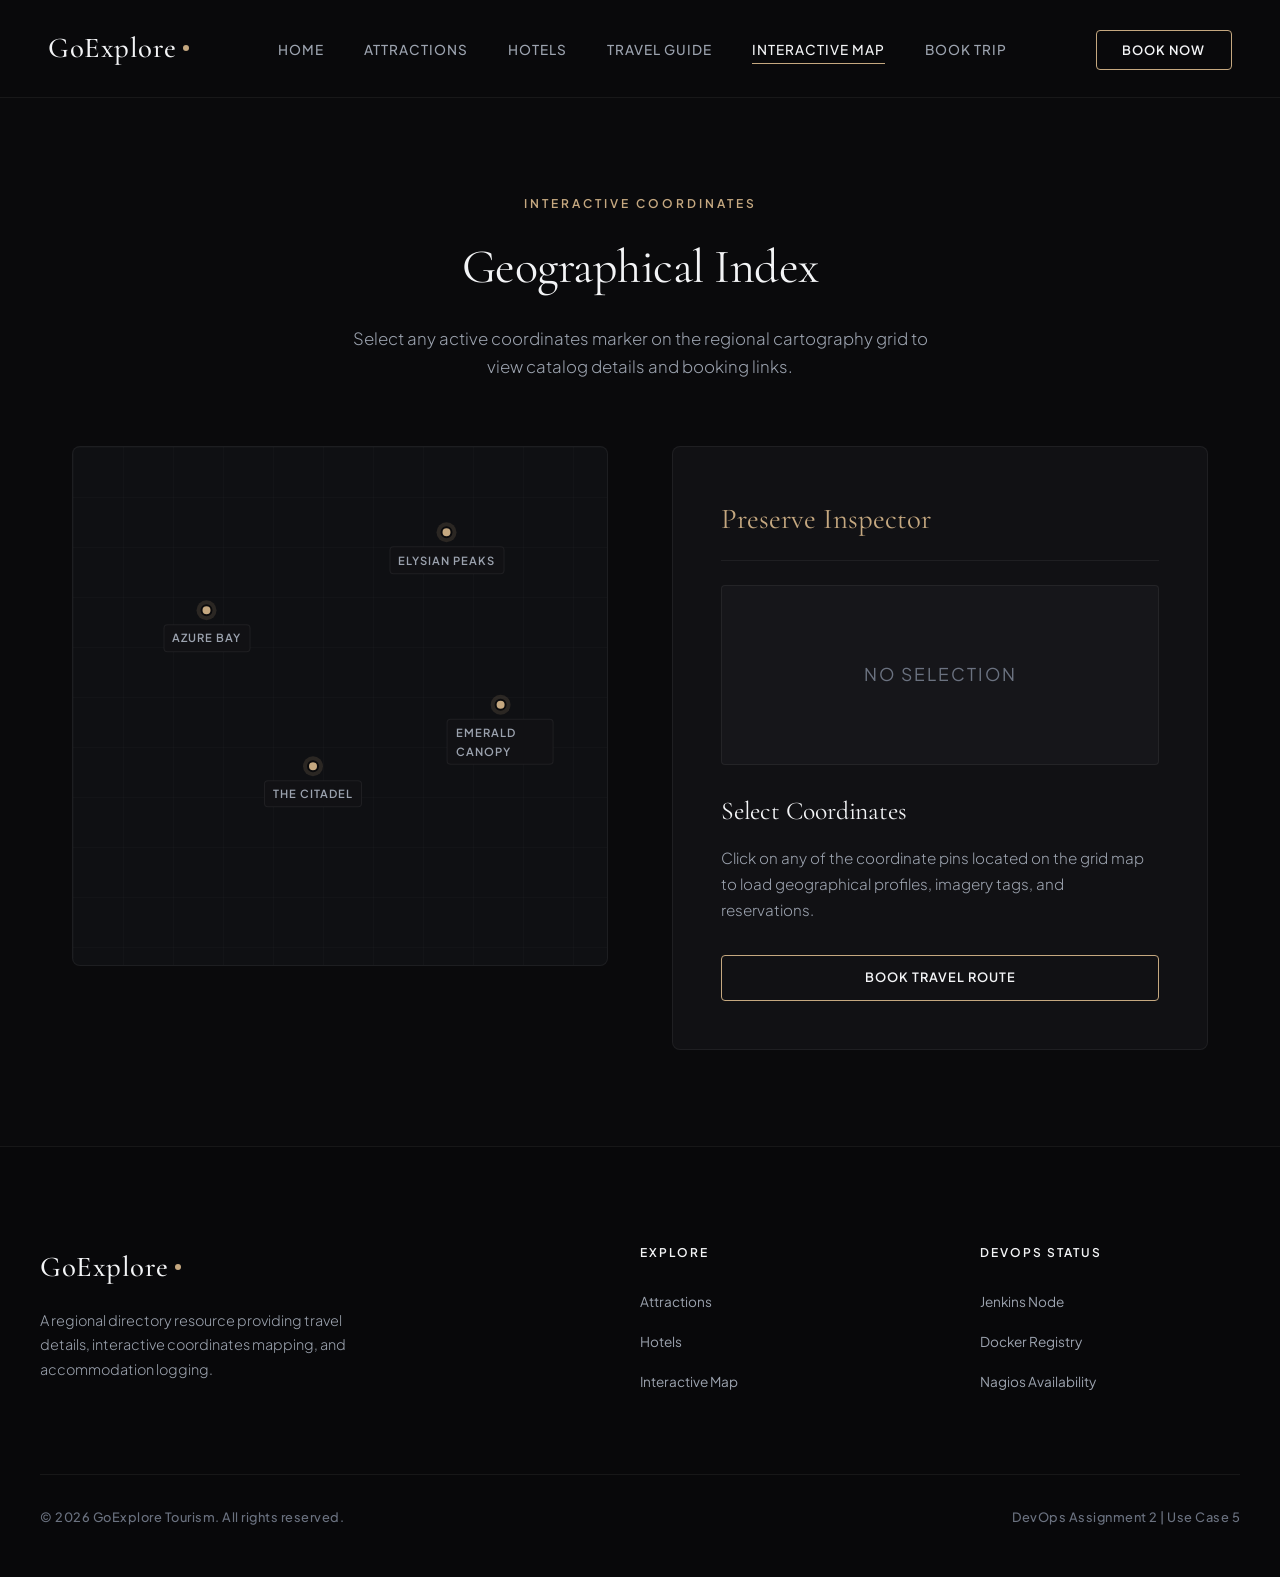
<file: public/map.html>
<!DOCTYPE html>
<html lang="en">
<head>
  <meta charset="UTF-8">
  <meta name="viewport" content="width=device-width, initial-scale=1.0">
  <title>Interactive Travel Map - GoExplore</title>
  <link rel="stylesheet" href="css/style.css">
</head>
<body>

  <header>
    <a href="index.html" class="logo">
      GoExplore <span class="logo-dot"></span>
    </a>
    <nav>
      <ul>
        <li><a href="index.html">Home</a></li>
        <li><a href="attractions.html">Attractions</a></li>
        <li><a href="hotels.html">Hotels</a></li>
        <li><a href="guide.html">Travel Guide</a></li>
        <li><a href="map.html" class="active">Interactive Map</a></li>
        <li><a href="booking.html">Book Trip</a></li>
      </ul>
    </nav>
    <div class="nav-actions">
      <a href="booking.html" class="btn-book">Book Now</a>
    </div>
  </header>

  <section class="container">
    <div class="section-label">Interactive Coordinates</div>
    <h2 class="section-title">Geographical Index</h2>
    <p class="section-subtitle">Select any active coordinates marker on the regional cartography grid to view catalog details and booking links.</p>

    <div class="grid-2" style="align-items: start;">
      <!-- Left Column: Map Screen -->
      <div class="map-container">
        <div class="map-grid-lines"></div>
        
        <!-- Pin 1: Coastal -->
        <div class="map-pin" style="top: 35%; left: 25%;" 
             data-title="Azure Horizon Bay" 
             data-desc="Scenic coastal shoreline with turquoise waters and golden sand reserves. Recommended for marine diving."
             data-img="Ocean Vista Point">
          <div class="pin-marker"></div>
          <div class="pin-label">Azure Bay</div>
        </div>

        <!-- Pin 2: Alpine -->
        <div class="map-pin" style="top: 20%; left: 70%;" 
             data-title="Elysian Peaks" 
             data-desc="Misty alpine ridge trail at 3,200m altitude. Suitability requires winter hiking gear."
             data-img="Summit Peak Range">
          <div class="pin-marker"></div>
          <div class="pin-label">Elysian Peaks</div>
        </div>

        <!-- Pin 3: Heritage -->
        <div class="map-pin" style="top: 65%; left: 45%;" 
             data-title="Citadel of Kings" 
             data-desc="Medieval structural halls containing royal chambers and ancient weaponry preservation displays."
             data-img="Castle Gates">
          <div class="pin-marker"></div>
          <div class="pin-label">The Citadel</div>
        </div>

        <!-- Pin 4: Forest -->
        <div class="map-pin" style="top: 55%; left: 80%;" 
             data-title="Emerald Canopy Woods" 
             data-desc="Protected forest reserve of towering pines, mossy paths, and clean stream beds."
             data-img="Forest Trails">
          <div class="pin-marker"></div>
          <div class="pin-label">Emerald Canopy</div>
        </div>
      </div>

      <!-- Right Column: Detail Inspector -->
      <div class="form-panel" style="height: 100%; min-height: 520px; display: flex; flex-direction: column; justify-content: space-between;">
        <div>
          <h3 style="font-family: var(--font-serif); font-size: 1.8rem; font-weight: 400; margin-bottom: 1.5rem; border-bottom: 1px solid var(--border-light); padding-bottom: 1rem; color: var(--accent-gold);">Preserve Inspector</h3>
          
          <div id="mapOverlay" style="text-align: left; display: flex; flex-direction: column; gap: 1.5rem; margin-top: 1.5rem;">
            <div id="overlayImage" style="height: 180px; width: 100%; background: #16161a; border: 1px solid var(--border-light); border-radius: var(--radius-sm); display: flex; align-items: center; justify-content: center; font-size: 1.1rem; color: var(--text-dark); text-transform: uppercase; letter-spacing: 2px;">No Selection</div>
            <div>
              <h4 id="overlayTitle" style="font-family: var(--font-serif); font-size: 1.6rem; font-weight: 400; margin-bottom: 0.8rem; letter-spacing: -0.2px;">Select Coordinates</h4>
              <p id="overlayDesc" style="color: var(--text-muted); font-size: 0.95rem; font-weight: 300;">Click on any of the coordinate pins located on the grid map to load geographical profiles, imagery tags, and reservations.</p>
            </div>
          </div>
        </div>

        <div style="margin-top: 2rem;">
          <a href="booking.html" class="btn-book" style="display: block; text-align: center;">Book Travel Route</a>
        </div>
      </div>
    </div>
  </section>

  <footer>
    <div class="footer-content">
      <div class="footer-brand">
        <a href="index.html" class="logo">GoExplore <span class="logo-dot"></span></a>
        <p>A regional directory resource providing travel details, interactive coordinates mapping, and accommodation logging.</p>
      </div>
      <div class="footer-links">
        <h4>Explore</h4>
        <ul>
          <li><a href="attractions.html">Attractions</a></li>
          <li><a href="hotels.html">Hotels</a></li>
          <li><a href="map.html">Interactive Map</a></li>
        </ul>
      </div>
      <div class="footer-links">
        <h4>DevOps Status</h4>
        <ul>
          <li><a href="#">Jenkins Node</a></li>
          <li><a href="#">Docker Registry</a></li>
          <li><a href="#">Nagios Availability</a></li>
        </ul>
      </div>
    </div>
    <div class="footer-bottom">
      <p>&copy; 2026 GoExplore Tourism. All rights reserved.</p>
      <p>DevOps Assignment 2 | Use Case 5</p>
    </div>
  </footer>

  <script src="js/main.js"></script>
</body>
</html>
</file>
<file: public/css/style.css>
@import url('https://fonts.googleapis.com/css2?family=Cormorant+Garamond:ital,wght@0,300;0,400;0,500;0,600;0,700;1,400&family=Plus+Jakarta+Sans:wght@300;400;500;600;700&display=swap');

:root {
  --bg-main: #0a0a0c;
  --bg-card: #111114;
  --bg-card-hover: #16161a;
  
  --accent-gold: #c5a880;
  --accent-gold-hover: #e5c9a3;
  --accent-dark: #8c7250;
  
  --text-main: #f3f4f6;
  --text-muted: #9ca3af;
  --text-dark: #6b7280;
  
  --border-light: rgba(255, 255, 255, 0.06);
  --border-hover: rgba(255, 255, 255, 0.15);
  
  --radius-sm: 4px;
  --radius-md: 8px;
  
  --transition-fast: 0.15s ease;
  --transition-normal: 0.3s cubic-bezier(0.25, 0.8, 0.25, 1);
  
  --font-serif: 'Cormorant Garamond', serif;
  --font-sans: 'Plus Jakarta Sans', sans-serif;
}

/* Base resets */
* {
  box-sizing: border-box;
  margin: 0;
  padding: 0;
}

body {
  background-color: var(--bg-main);
  color: var(--text-main);
  font-family: var(--font-sans);
  line-height: 1.7;
  overflow-x: hidden;
  -webkit-font-smoothing: antialiased;
}

a {
  color: inherit;
  text-decoration: none;
  transition: color var(--transition-fast), border-color var(--transition-fast);
}

button, input, select, textarea {
  font-family: inherit;
}

/* Header & Navigation */
header {
  position: sticky;
  top: 0;
  z-index: 100;
  background: rgba(10, 10, 12, 0.85);
  backdrop-filter: blur(12px);
  -webkit-backdrop-filter: blur(12px);
  border-bottom: 1px solid var(--border-light);
  padding: 1.5rem 3rem;
  display: flex;
  justify-content: space-between;
  align-items: center;
}

.logo {
  font-family: var(--font-serif);
  font-size: 1.8rem;
  font-weight: 500;
  letter-spacing: 0.5px;
  display: flex;
  align-items: center;
  gap: 0.4rem;
}

.logo-dot {
  width: 6px;
  height: 6px;
  background-color: var(--accent-gold);
  border-radius: 50%;
  display: inline-block;
}

nav ul {
  display: flex;
  list-style: none;
  gap: 2.5rem;
}

nav a {
  font-size: 0.85rem;
  font-weight: 500;
  letter-spacing: 1px;
  text-transform: uppercase;
  color: var(--text-muted);
  padding: 0.3rem 0;
}

nav a:hover, nav a.active {
  color: var(--text-main);
}

nav a.active {
  border-bottom: 1px solid var(--accent-gold);
}

.btn-book {
  background: transparent;
  color: var(--text-main);
  border: 1px solid var(--accent-gold);
  font-size: 0.8rem;
  font-weight: 600;
  letter-spacing: 1px;
  text-transform: uppercase;
  padding: 0.7rem 1.6rem;
  border-radius: var(--radius-sm);
  cursor: pointer;
  transition: all var(--transition-fast);
}

.btn-book:hover {
  background: var(--accent-gold);
  color: var(--bg-main);
}

/* Hero Section */
.hero {
  min-height: 80vh;
  display: flex;
  flex-direction: column;
  justify-content: center;
  align-items: center;
  text-align: center;
  padding: 4rem 2rem;
  position: relative;
}

.hero-subtitle {
  font-size: 0.8rem;
  font-weight: 600;
  letter-spacing: 3px;
  text-transform: uppercase;
  color: var(--accent-gold);
  margin-bottom: 1.5rem;
}

.hero h1 {
  font-family: var(--font-serif);
  font-size: 5rem;
  font-weight: 300;
  line-height: 1.1;
  margin-bottom: 2rem;
  max-width: 900px;
  letter-spacing: -0.5px;
}

.hero h1 span {
  font-style: italic;
  color: var(--accent-gold);
}

.hero p {
  color: var(--text-muted);
  font-size: 1.1rem;
  max-width: 600px;
  margin-bottom: 3rem;
  font-weight: 300;
}

.hero-actions {
  display: flex;
  gap: 1.5rem;
}

/* Grid & Layout System */
.container {
  max-width: 1200px;
  margin: 0 auto;
  padding: 6rem 2rem;
}

.section-label {
  font-size: 0.75rem;
  font-weight: 600;
  letter-spacing: 3px;
  text-transform: uppercase;
  color: var(--accent-gold);
  margin-bottom: 0.8rem;
  text-align: center;
}

.section-title {
  font-family: var(--font-serif);
  font-size: 3rem;
  font-weight: 400;
  margin-bottom: 1rem;
  text-align: center;
  letter-spacing: -0.5px;
}

.section-subtitle {
  color: var(--text-muted);
  text-align: center;
  max-width: 600px;
  margin: 0 auto 4rem auto;
  font-size: 1.05rem;
  font-weight: 300;
}

.grid-3 {
  display: grid;
  grid-template-columns: repeat(auto-fit, minmax(320px, 1fr));
  gap: 2rem;
}

.grid-2 {
  display: grid;
  grid-template-columns: repeat(auto-fit, minmax(450px, 1fr));
  gap: 4rem;
}

/* Card Styling - Clean & Minimalist */
.card {
  background: var(--bg-card);
  border: 1px solid var(--border-light);
  border-radius: var(--radius-md);
  overflow: hidden;
  display: flex;
  flex-direction: column;
  transition: border-color var(--transition-normal), transform var(--transition-normal);
}

.card:hover {
  border-color: var(--border-hover);
  transform: translateY(-4px);
}

.card-img-placeholder {
  height: 240px;
  background: #18191d;
  position: relative;
  display: flex;
  align-items: center;
  justify-content: center;
  font-family: var(--font-serif);
  font-size: 1.4rem;
  font-weight: 300;
  color: var(--text-muted);
  letter-spacing: 0.5px;
}

.card-tag {
  position: absolute;
  top: 1rem;
  left: 1rem;
  background: var(--bg-main);
  border: 1px solid var(--border-light);
  padding: 0.3rem 0.8rem;
  font-size: 0.7rem;
  font-weight: 600;
  letter-spacing: 1px;
  text-transform: uppercase;
  color: var(--accent-gold);
}

.card-content {
  padding: 2rem;
  flex-grow: 1;
  display: flex;
  flex-direction: column;
}

.card h3 {
  font-family: var(--font-serif);
  font-size: 1.6rem;
  font-weight: 400;
  margin-bottom: 0.8rem;
  letter-spacing: -0.2px;
}

.card p {
  color: var(--text-muted);
  font-size: 0.95rem;
  margin-bottom: 2rem;
  flex-grow: 1;
  font-weight: 300;
}

.card-footer {
  display: flex;
  justify-content: space-between;
  align-items: center;
  border-top: 1px solid var(--border-light);
  padding-top: 1.2rem;
  font-size: 0.8rem;
  font-weight: 500;
  letter-spacing: 0.5px;
}

.card-link {
  color: var(--accent-gold);
  font-weight: 600;
  text-transform: uppercase;
  font-size: 0.75rem;
  letter-spacing: 1px;
}

.card-link:hover {
  color: var(--text-main);
}

/* Custom UI Components (No Emojis) */
.card-icon-container {
  width: 48px;
  height: 48px;
  border: 1px solid var(--accent-gold);
  display: flex;
  align-items: center;
  justify-content: center;
  margin-bottom: 1.5rem;
  font-family: var(--font-serif);
  font-size: 1.2rem;
  color: var(--accent-gold);
}

/* Filters UI */
.filter-bar {
  display: flex;
  justify-content: center;
  gap: 1.2rem;
  margin-bottom: 4rem;
  flex-wrap: wrap;
}

.filter-btn {
  background: transparent;
  border: 1px solid var(--border-light);
  color: var(--text-muted);
  padding: 0.6rem 1.4rem;
  border-radius: var(--radius-sm);
  cursor: pointer;
  font-size: 0.75rem;
  font-weight: 600;
  letter-spacing: 1px;
  text-transform: uppercase;
  transition: all var(--transition-fast);
}

.filter-btn:hover, .filter-btn.active {
  border-color: var(--accent-gold);
  color: var(--text-main);
}

.filter-btn.active {
  background: rgba(197, 168, 128, 0.05);
}

/* Map Simulation (Clean Vectors, minimal grid) */
.map-container {
  position: relative;
  height: 520px;
  background: #0f1013;
  border: 1px solid var(--border-light);
  border-radius: var(--radius-md);
  overflow: hidden;
}

.map-grid-lines {
  position: absolute;
  inset: 0;
  background-image: 
    linear-gradient(rgba(255, 255, 255, 0.015) 1px, transparent 1px),
    linear-gradient(90deg, rgba(255, 255, 255, 0.015) 1px, transparent 1px);
  background-size: 50px 50px;
}

.map-pin {
  position: absolute;
  cursor: pointer;
  transform: translate(-50%, -50%);
  display: flex;
  flex-direction: column;
  align-items: center;
}

.pin-marker {
  width: 12px;
  height: 12px;
  background: var(--accent-gold);
  border-radius: 50%;
  border: 2px solid var(--bg-main);
  box-shadow: 0 0 0 4px rgba(197, 168, 128, 0.15);
  transition: transform var(--transition-fast), background-color var(--transition-fast);
}

.map-pin:hover .pin-marker {
  transform: scale(1.3);
  background: var(--text-main);
  box-shadow: 0 0 0 6px rgba(255, 255, 255, 0.2);
}

.pin-label {
  margin-top: 0.5rem;
  font-size: 0.7rem;
  font-weight: 600;
  letter-spacing: 1px;
  text-transform: uppercase;
  background: var(--bg-card);
  border: 1px solid var(--border-light);
  padding: 0.2rem 0.5rem;
  border-radius: var(--radius-sm);
  color: var(--text-muted);
}

.map-pin:hover .pin-label {
  color: var(--text-main);
  border-color: var(--accent-gold);
}

/* Forms (Editorial style: clean, underlined/subtle borders) */
.form-panel {
  background: var(--bg-card);
  border: 1px solid var(--border-light);
  border-radius: var(--radius-md);
  padding: 3rem;
}

.form-group {
  margin-bottom: 2rem;
}

label {
  display: block;
  font-size: 0.75rem;
  font-weight: 600;
  letter-spacing: 1.5px;
  text-transform: uppercase;
  color: var(--text-muted);
  margin-bottom: 0.6rem;
}

input, select, textarea {
  width: 100%;
  padding: 0.9rem 0;
  background: transparent;
  border: none;
  border-bottom: 1px solid var(--border-light);
  border-radius: 0;
  color: var(--text-main);
  font-size: 0.95rem;
  transition: border-color var(--transition-fast);
}

input:focus, select:focus, textarea:focus {
  outline: none;
  border-bottom-color: var(--accent-gold);
}

.booking-summary {
  background: rgba(255, 255, 255, 0.015);
  border: 1px solid var(--border-light);
  border-radius: var(--radius-md);
  padding: 2.5rem;
}

.summary-row {
  display: flex;
  justify-content: space-between;
  margin-bottom: 1.2rem;
  font-size: 0.9rem;
  color: var(--text-muted);
}

.summary-row.total {
  border-top: 1px solid var(--border-light);
  padding-top: 1.5rem;
  margin-top: 1.5rem;
  font-family: var(--font-serif);
  font-size: 1.6rem;
  font-weight: 400;
  color: var(--text-main);
}

.summary-row.total span:last-child {
  color: var(--accent-gold);
}

/* FAQ Accordion (Clean lines, zero background box) */
.faq-list {
  border-top: 1px solid var(--border-light);
}

.faq-item {
  border-bottom: 1px solid var(--border-light);
  padding: 2rem 0;
}

.faq-question {
  display: flex;
  justify-content: space-between;
  align-items: center;
  cursor: pointer;
  font-family: var(--font-serif);
  font-size: 1.4rem;
  font-weight: 400;
}

.faq-answer {
  max-height: 0;
  overflow: hidden;
  color: var(--text-muted);
  font-size: 0.95rem;
  font-weight: 300;
  transition: max-height var(--transition-normal) ease-out, margin-top var(--transition-normal);
}

.faq-item.active .faq-answer {
  max-height: 150px;
  margin-top: 1rem;
}

.faq-toggle {
  font-size: 1.2rem;
  font-weight: 300;
  color: var(--accent-gold);
  transition: transform var(--transition-normal);
}

.faq-item.active .faq-toggle {
  transform: rotate(45deg);
}

/* Tables (Editorial formatting) */
table {
  width: 100%;
  border-collapse: collapse;
  text-align: left;
}

th {
  font-size: 0.75rem;
  font-weight: 600;
  letter-spacing: 1.5px;
  text-transform: uppercase;
  color: var(--accent-gold);
  border-bottom: 1px solid var(--border-light);
  padding: 1rem 0.5rem;
}

td {
  padding: 1.2rem 0.5rem;
  border-bottom: 1px solid var(--border-light);
  font-size: 0.95rem;
  font-weight: 300;
  color: var(--text-muted);
}

tr:hover td {
  color: var(--text-main);
}

/* Footer styling */
footer {
  border-top: 1px solid var(--border-light);
  background: #08080a;
  padding: 6rem 2rem 3rem 2rem;
}

.footer-content {
  max-width: 1200px;
  margin: 0 auto;
  display: grid;
  grid-template-columns: 2fr 1fr 1fr;
  gap: 5rem;
  margin-bottom: 5rem;
}

.footer-brand p {
  color: var(--text-muted);
  margin-top: 1rem;
  max-width: 320px;
  font-size: 0.9rem;
  font-weight: 300;
}

.footer-links h4 {
  font-size: 0.75rem;
  font-weight: 600;
  letter-spacing: 2px;
  text-transform: uppercase;
  margin-bottom: 1.5rem;
  color: var(--text-main);
}

.footer-links ul {
  list-style: none;
  display: flex;
  flex-direction: column;
  gap: 0.8rem;
}

.footer-links a {
  color: var(--text-muted);
  font-size: 0.85rem;
}

.footer-links a:hover {
  color: var(--accent-gold);
}

.footer-bottom {
  max-width: 1200px;
  margin: 0 auto;
  border-top: 1px solid var(--border-light);
  padding-top: 2rem;
  display: flex;
  justify-content: space-between;
  color: var(--text-dark);
  font-size: 0.8rem;
  font-weight: 500;
  letter-spacing: 0.5px;
}

/* Responsive adjustments */
@media (max-width: 768px) {
  header {
    flex-direction: column;
    gap: 1.5rem;
    padding: 1.5rem;
  }
  nav ul {
    gap: 1.5rem;
  }
  .hero h1 {
    font-size: 3rem;
  }
  .grid-2, .grid-3 {
    grid-template-columns: 1fr;
  }
  .footer-content {
    grid-template-columns: 1fr;
    gap: 3rem;
  }
}
</file>
